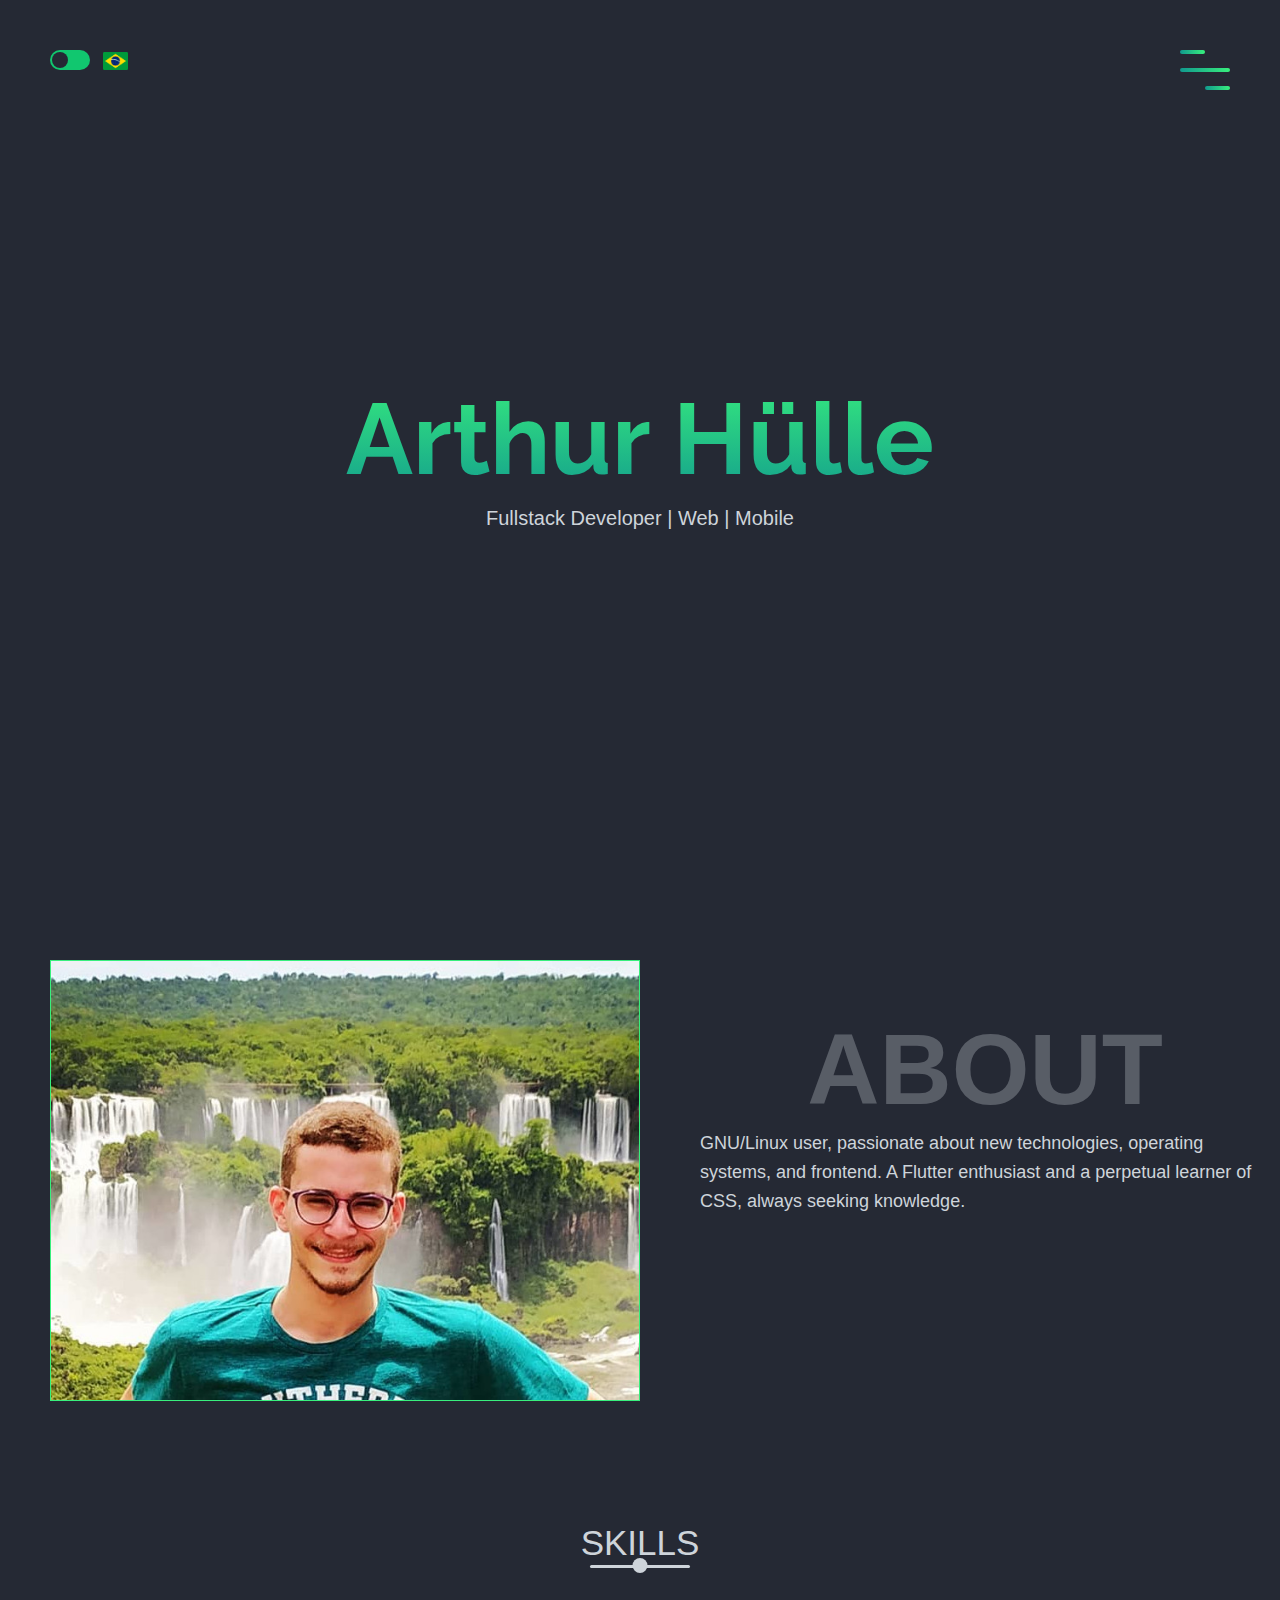
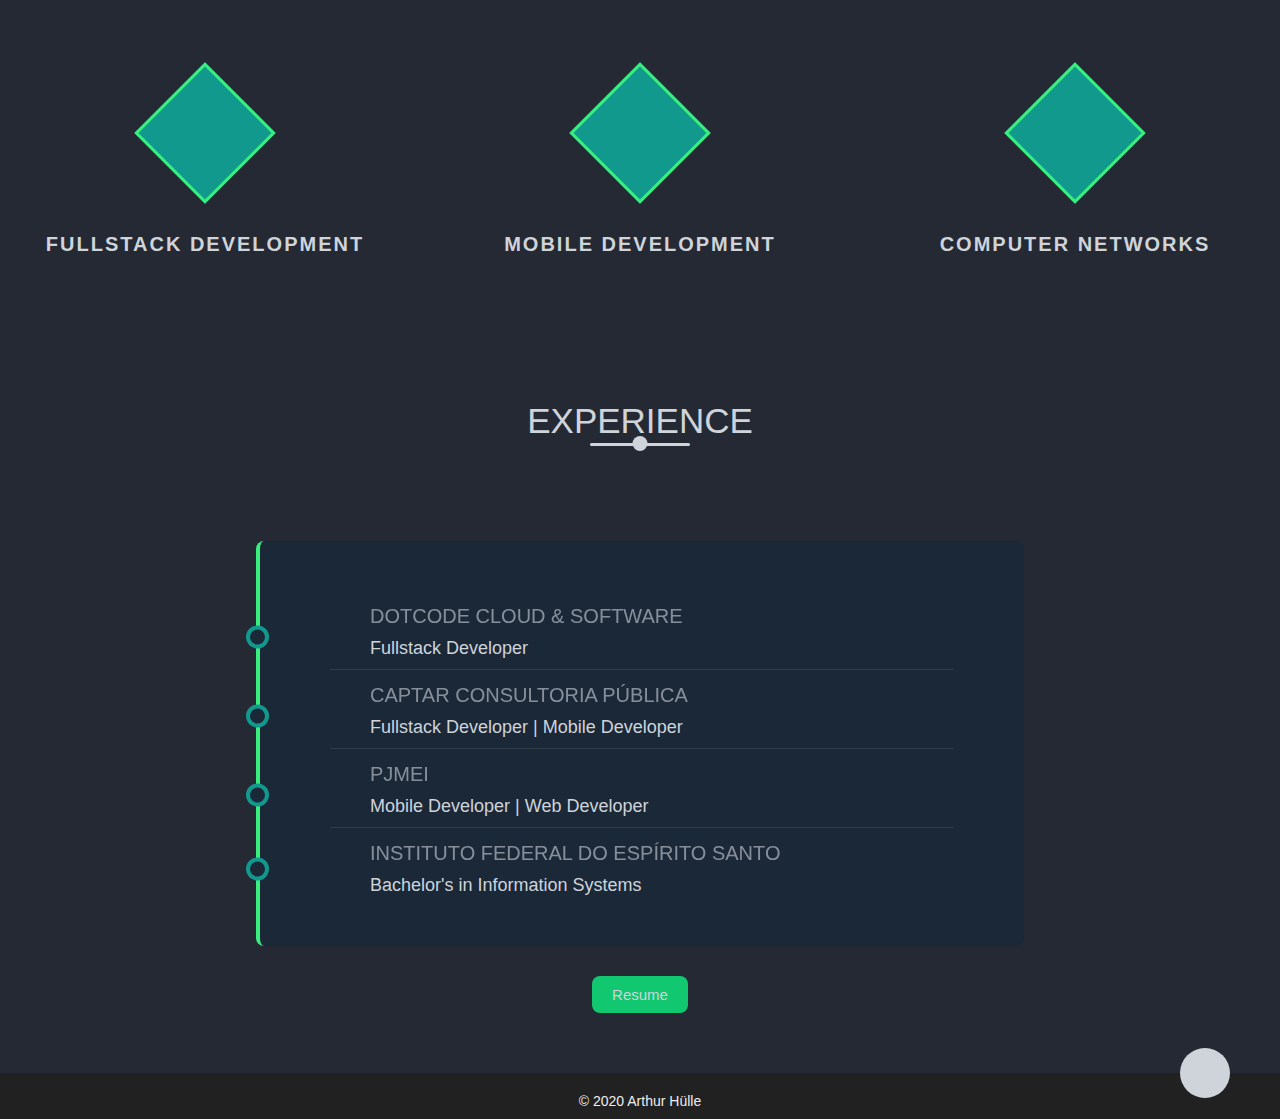
<file: index.html>
<!DOCTYPE html>
<html lang="pt">

<head>
  <meta charset="UTF-8" />
  <meta name="viewport" content="width=device-width, initial-scale=1" />
  <title>Arthur Hülle</title>
  <link rel="stylesheet" href="https://unpkg.com/aos@next/dist/aos.css" />
  <link rel="stylesheet" href="https://use.fontawesome.com/releases/v5.7.2/css/all.css"
    integrity="sha384-fnmOCqbTlWIlj8LyTjo7mOUStjsKC4pOpQbqyi7RrhN7udi9RwhKkMHpvLbHG9Sr" crossorigin="anonymous" />
  <link rel="stylesheet" href="styles.css" />
  <link rel="icon" href="/favicon.ico" type="image/x-icon">
</head>

<body>
  <header>
    <label>
      <input id="switch" type="checkbox" name="theme">
      <span class="check"></span>
    </label>
    <span id="languageButton" onclick="changeLanguage()">
      <img data-lang="en" class="img-icon" src="./assets/brazil.png" alt="" />
      <img data-lang="pt" class="img-icon" src="./assets/uk.png" alt="" />
    </span>
    <div class="menu-toggler">
      <div class="bar half start"></div>
      <div class="bar"></div>
      <div class="bar half end"></div>
    </div>
    <nav class="top-nav">
      <ul class="nav-list-bar">
        <li>
          <a href="index.html" class="nav-link" data-lang="pt">Home</a>
          <a href="index.html" class="nav-link" data-lang="en">Início</a>
        </li>
        <li>
          <a href="#about" class="nav-link" data-lang="pt">Sobre</a>
          <a href="#about" class="nav-link" data-lang="en">About</a>
        </li>
        <li>
          <a href="#services" class="nav-link" data-lang="pt">Habilidades</a>
          <a href="#services" class="nav-link" data-lang="en">Skills</a>
        </li>
      <!--   <li>
          <a href="#portfolio" class="nav-link" data-lang="pt">Projetos</a>
          <a href="#portfolio" class="nav-link" data-lang="en">Projects</a>
        </li> -->
        <li>
          <a href="#experience" class="nav-link" data-lang="pt">Experiência</a>
          <a href="#experience" class="nav-link" data-lang="en">Experience</a>
        </li>
      </ul>
    </nav>
    <div class="landing-text">
      <h1>Arthur Hülle</h1>
      <h6 data-lang="pt">Desenvolvedor Fullstack | Web | Mobile</h6>
      <h6 data-lang="en">Fullstack Developer | Web | Mobile</h6>
    </div>
    <div class="container">
    </div>
  </header>
  <section class="about" id="about">
    <div class="container">
      <div class="profile-img">
        <img src="./assets/profile.jpeg" alt="" />
      </div>
      <div class="about-details">
        <div class="about-heading">
          <h1 data-lang="pt">Sobre</h1>
          <h1 data-lang="en">About</h1>
        </div>
        <p data-lang="pt">
          Usuário de GNU/Linux, apaixonado por novas tecnologias, sistemas
          operacionais e frontend. Um entusiasta do Flutter
          e eterno aprendiz do CSS, sempre em busca de conhecimento.
        </p>
        <p data-lang="en">
          GNU/Linux user, passionate about new technologies, operating systems,
          and frontend. A Flutter enthusiast and a perpetual learner of CSS,
          always seeking knowledge.
        </p>
        <div class="social-media">
          <ul class="nav-list">
            <li>
              <a href="https://www.linkedin.com/in/arthurhl/" class="icon-link">
                <i class="fab fa-linkedin"></i>
              </a>
            </li>
            <li>
              <a href="https://github.com/arthurhl" class="icon-link">
                <i class="fab fa-github"></i>
              </a>
            </li>
            <li>
              <a href="mailto:arthurleitee@gmail.com" class="icon-link">
                <i class="fa fa-envelope"></i>
              </a>
            </li>
          </ul>
        </div>
      </div>
    </div>
  </section>
  <section class="services" id="services">
    <div class="container">
      <div class="section-heading">
        <h1 data-lang="pt">Habilidades</h1>
        <h1 data-lang="en">Skills</h1>
      </div>
      <div class="my-skills">
        <div class="skill">
          <div class="icon-container">
            <i class="fas fa-code"></i>
          </div>
          <h1 data-lang="pt">Desenvolvimento Fullstack</h1>
          <h1 data-lang="en">Fullstack Development</h1>
        </div>
        <div class="skill">
          <div class="icon-container">
            <i class="fas fa-mobile"></i>
          </div>
          <h1 data-lang="pt">Desenvolvimento Mobile</h1>
          <h1 data-lang="en">Mobile Development</h1>
        </div>
        <div class="skill">
          <div class="icon-container">
            <i class="fas fa-network-wired"></i>
          </div>
          <h1 data-lang="pt">Redes de Computadores</h1>
          <h1 data-lang="en">Computer Networks</h1>
        </div>
      </div>
    </div>
  </section>
 <!--  <section class="portfolio" id="portfolio">
    <div class="container">
      <div class="section-heading">
        <h1 data-lang="pt">Projetos</h1>
        <h1 data-lang="en">Projects</h1>
      </div>
      <div class="portfolio-item">
        <div class="portfolio-description">
          <h6 data-lang="pt">Desenvolvimento Web | Desenvolvimento Mobile</h6>
          <h6 data-lang="en">Web Development | Mobile Development</h6>
          <h1>PJMEI</h1>
          <p data-lang="pt">
            Abra seu MEI, gerencie seu negócio e efetue vendas de forma fácil,
            rápida e sem burocracia. Tudo isso em um só app.
          </p>
          <p data-lang="en">
            Open your MEI, manage your business, and make sales easily, quickly,
            and without bureaucracy. All in one app.
          </p>
          <a href="https://www.pjmei.app/" class="cta" data-lang="pt">Ver detalhes</a>
          <a href="https://www.pjmei.app/" class="cta" data-lang="en">View details</a>
        </div>
        <div class="portfolio-img">
          <img src="./assets/3DevicePJMEI.png" alt="" />
        </div>
      </div>
      <div class="portfolio-item">
        <div class="portfolio-img has-margin-right">
          <img src="./assets/cardappium1.png" alt="" />
        </div>
        <div class="portfolio-description">
          <h6 data-lang="pt">Desenvolvimento Mobile</h6>
          <h6 data-lang="en">Mobile Development</h6>
          <h1>Cardappium</h1>
          <p data-lang="pt">
            Frontend de uma aplicação Android de cardápio e pedidos online,
            estando presencialmente no ambiente.
          </p>
          <p data-lang="en">
            Frontend of an Android application for online menu and ordering,
            being present in the environment.
          </p>
          <a href="https://github.com/arthurhl/Cardappium" class="cta" data-lang="pt">Ver detalhes</a>
          <a href="https://github.com/arthurhl/Cardappium" class="cta" data-lang="en">View details</a>
        </div>
      </div>
    </div>
  </section> -->
  <section class="experience" id="experience">
    <div class="container">
      <div class="section-heading">
        <h1 data-lang="pt">Experiência</h1>
        <h1 data-lang="en">Experience</h1>
      </div>
      <div class="timeline">
        <ul>
          <li class="date">
            <div class="timeline-description">
              <h1>Dotcode Cloud & Software</h1>
              <p data-lang="pt">Desenvolvedor Fullstack</p>
              <p data-lang="en">Fullstack Developer</p>
            </div>
          </li>
          <li class="date">
            <div class="timeline-description">
              <h1>Captar Consultoria Pública</h1>
              <p data-lang="pt">Desenvolvedor Fullstack | Desenvolvedor Mobile</p>
              <p data-lang="en">Fullstack Developer | Mobile Developer</p>
            </div>
          </li>
          <li class="date">
            <div class="timeline-description">
              <h1>PJMEI</h1>
              <p data-lang="pt">Desenvolvedor Mobile | Desenvolvedor Web</p>
              <p data-lang="en">Mobile Developer | Web Developer</p>
            </div>
          </li>
          <li class="date">
            <div class="timeline-description">
              <h1>Instituto Federal do Espírito Santo</h1>
              <p data-lang="pt">Bacharelado em Sistemas de Informação</p>
              <p data-lang="en">Bachelor's in Information Systems</p>
            </div>
          </li>
        </ul>
      </div>
    </div>
    <div class="flex">
      <a href="./CurriculoArthurHulleLeite.pdf" download="CurriculoArthurHulleLeite" id="curriculoButton">
        <div class="button">
          <p data-lang="pt">Currículo</p>
          <p data-lang="en">Resume</p>
        </div>
      </a>
    </div>
  </section>
  <footer class="copyright">
    <div class="up" id="up">
      <i class="fas fa-chevron-up"></i>
    </div>
    <p>&copy; 2020 Arthur Hülle</p>
  </footer>
  <script src="https://ajax.googleapis.com/ajax/libs/jquery/3.3.1/jquery.min.js"></script>
  <script src="https://unpkg.com/aos@next/dist/aos.js"></script>
  <script src="scripts.js"></script>
</body>

</html>
</file>
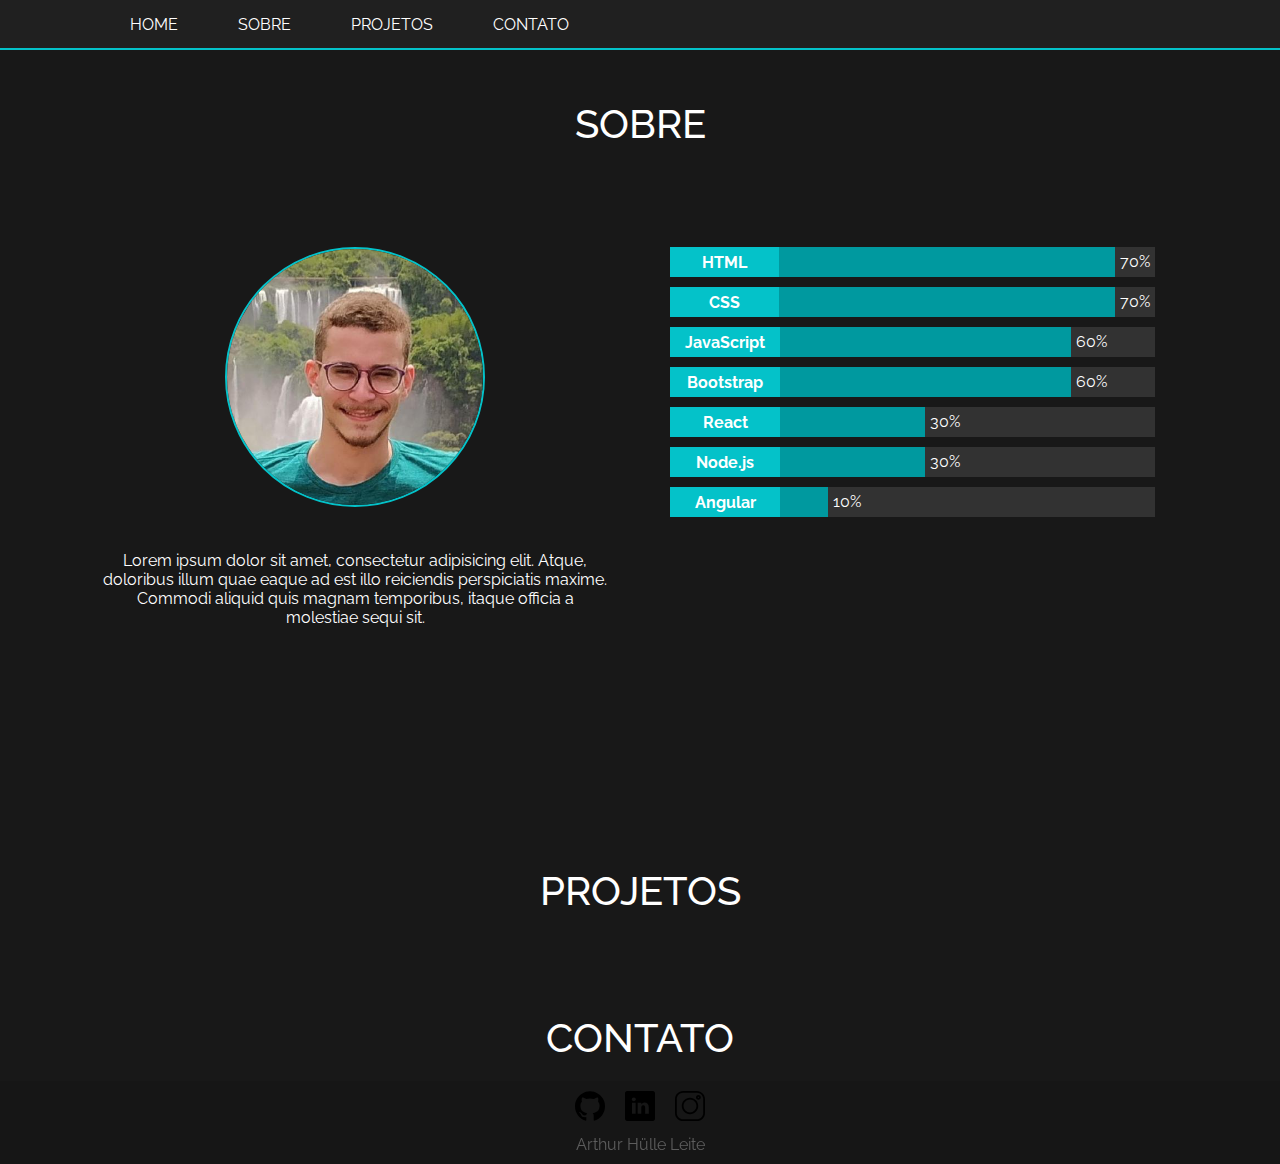
<file: frontend/index.html>
<!DOCTYPE html>
<html lang="en">
  <head>
    <meta charset="UTF-8" />
    <meta name="viewport" content="width=device-width, initial-scale=1.0" />
    <link rel="stylesheet" href="styles.css" />
    <title>Arthur</title>
  </head>
  <body>
    <div class="containerflex">
      <header class="head">
        <nav class="menu">
          <ul>
            <li>
              <a href="#home">HOME</a>
            </li>
            <li>
              <a href="#sobre">SOBRE</a>
            </li>
            <li>
              <a href="#projetos">PROJETOS</a>
            </li>
            <li>
              <a href="#contato">CONTATO</a>
            </li>
          </ul>
        </nav>
      </header>

      <main class="main">
        <div class="menutitle">
          SOBRE
        </div>
        <section class="about">
          <div class="bio">
            <img src="./assets/ahl.jpg" alt="ahl" />
            <p>
              Lorem ipsum dolor sit amet, consectetur adipisicing elit. Atque,
              doloribus illum quae eaque ad est illo reiciendis perspiciatis
              maxime. Commodi aliquid quis magnam temporibus, itaque officia a
              molestiae sequi sit.
            </p>
          </div>

          <div class="techs">
            <div class="barflex">
              <div class="bartag">
                HTML
              </div>
              <div class="barfill" style="width: 70%;"></div>
              <span>70%</span>
            </div>

            <div class="barflex">
              <div class="bartag">
                CSS
              </div>
              <div class="barfill" style="width: 70%;"></div>
              <span>70%</span>
            </div>

            <div class="barflex">
              <div class="bartag">
                JavaScript
              </div>
              <div class="barfill" style="width: 60%;"></div>
              <span>60%</span>
            </div>

            <div class="barflex">
              <div class="bartag">
                Bootstrap
              </div>
              <div class="barfill" style="width: 60%;"></div>
              <span>60%</span>
            </div>

            <div class="barflex">
              <div class="bartag">
                React
              </div>
              <div class="barfill" style="width: 30%;"></div>
              <span>30%</span>
            </div>

            <div class="barflex">
              <div class="bartag">
                Node.js
              </div>
              <div class="barfill" style="width: 30%;"></div>
              <span>30%</span>
            </div>

            <div class="barflex">
              <div class="bartag">
                Angular
              </div>
              <div class="barfill" style="width: 10%;"></div>
              <span>10%</span>
            </div>
          </div>
        </section>

        <section class="projects">
          <div class="menutitle">
            PROJETOS
          </div>
        </section>

        <section class="contact">
          <div class="menutitle">
            CONTATO
          </div>
        </section>

        <footer>
          <div class="footicons">
            <div class="icons">
              <a href="https://github.com/arthurhl">
                <img src="./assets/gitlogo.svg" alt="github" />
              </a>

              <a href="https://www.linkedin.com/in/arthurhl/">
                <img src="./assets/lilogo.svg" alt="linkedin" />
              </a>

              <a href="https://www.instagram.com/arthurhl/">
                <img src="./assets/instalogo.svg" alt="instagram" />
              </a>
            </div>
            <p>Arthur Hülle Leite</p>
          </div>
        </footer>
      </main>
    </div>
  </body>
</html>
</file>
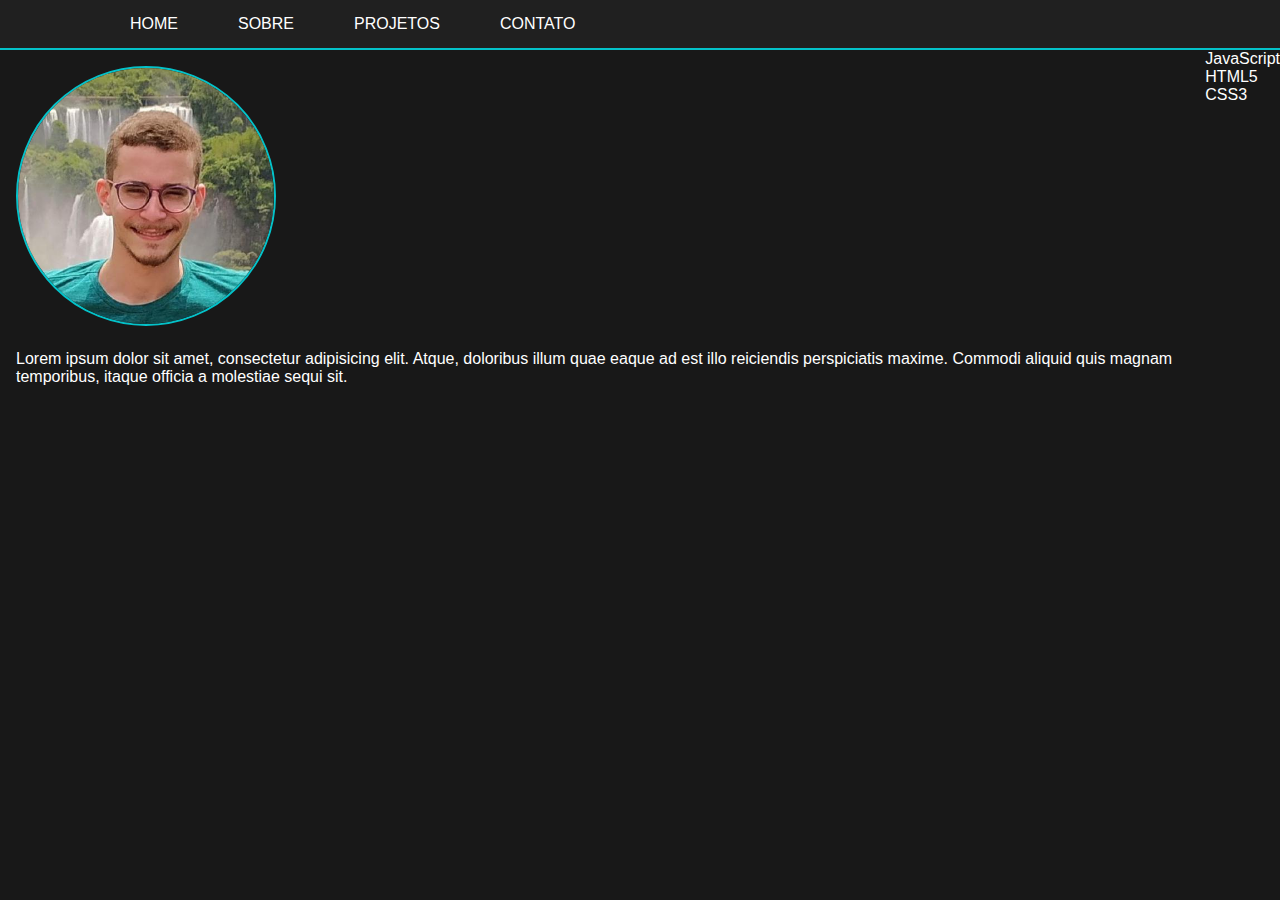
<file: assets/Arthur.html>
<!DOCTYPE html>
<html lang="en"><head>
<meta http-equiv="content-type" content="text/html; charset=UTF-8">
    <meta charset="UTF-8">
    <meta name="viewport" content="width=device-width, initial-scale=1.0">
    
    <title>Arthur</title>
  <link rel="stylesheet" href="Arthur_arquivos/styles.css"></head><style type="text/css" id="dark-mode-custom-style"></style>
  <body>
    <header class="head">
      <nav class="menu">
        <ul>
          <li>
            <a href="#home">HOME</a>
          </li>
          <li>
            <a href="#sobre">SOBRE</a>
          </li>
          <li>
            <a href="#projetos">PROJETOS</a>
          </li>
          <li>
            <a href="#contato">CONTATO</a>
          </li>
        </ul>
      </nav>
    </header>

    <main class="main">
      <div class="bio">
        <img src="Arthur_arquivos/ahl.jpg" alt="">
        <p>
          Lorem ipsum dolor sit amet, consectetur adipisicing elit. Atque,
          doloribus illum quae eaque ad est illo reiciendis perspiciatis maxime.
          Commodi aliquid quis magnam temporibus, itaque officia a molestiae
          sequi sit.
        </p>
      </div>

      <div class="techs">
        <ul>
          <li>JavaScript</li>
          <li>HTML5</li>
          <li>CSS3</li>
        </ul>
      </div>
    </main>
    <footer></footer>
  <!-- Code injected by live-server -->
<script type="text/javascript">
	// <![CDATA[  <-- For SVG support
	if ('WebSocket' in window) {
		(function () {
			function refreshCSS() {
				var sheets = [].slice.call(document.getElementsByTagName("link"));
				var head = document.getElementsByTagName("head")[0];
				for (var i = 0; i < sheets.length; ++i) {
					var elem = sheets[i];
					var parent = elem.parentElement || head;
					parent.removeChild(elem);
					var rel = elem.rel;
					if (elem.href && typeof rel != "string" || rel.length == 0 || rel.toLowerCase() == "stylesheet") {
						var url = elem.href.replace(/(&|\?)_cacheOverride=\d+/, '');
						elem.href = url + (url.indexOf('?') >= 0 ? '&' : '?') + '_cacheOverride=' + (new Date().valueOf());
					}
					parent.appendChild(elem);
				}
			}
			var protocol = window.location.protocol === 'http:' ? 'ws://' : 'wss://';
			var address = protocol + window.location.host + window.location.pathname + '/ws';
			var socket = new WebSocket(address);
			socket.onmessage = function (msg) {
				if (msg.data == 'reload') window.location.reload();
				else if (msg.data == 'refreshcss') refreshCSS();
			};
			if (sessionStorage && !sessionStorage.getItem('IsThisFirstTime_Log_From_LiveServer')) {
				console.log('Live reload enabled.');
				sessionStorage.setItem('IsThisFirstTime_Log_From_LiveServer', true);
			}
		})();
	}
	else {
		console.error('Upgrade your browser. This Browser is NOT supported WebSocket for Live-Reloading.');
	}
	// ]]>
</script>

</body><link type="text/css" id="dark-mode" rel="stylesheet" href="Arthur_arquivos/index.html"></html>
</file>
<file: styles.css>
/*Start global*/

@import url("https://fonts.googleapis.com/css2?family=Raleway:wght@400;500;700&display=swap");

* {
  margin: 0;
  padding: 0;
  box-sizing: border-box;
}

html {
  font-size: 10px;
  font-family: "Roboto", sans-serif;
  --colorbackground: #252934;
  --colorbackgrounddark: #212121;
  --descriptiontext: #ced4da;
  --colorcard: #1b2838;
}

body {
  width: 100%;
  height: 100%;
  background-color: var(--colorbackground);
  background-size: cover;
}

section {
  padding: 6rem 0;
}

a {
  text-decoration: none;
  color: #eee;
}

p {
  font-size: 1.8rem;
  font-weight: 300;
  color: var(--descriptiontext);
}

img {
  width: 100%;
}

input[type="checkbox"] {
  -webkit-appearance: none;
  visibility: hidden;
  display: none;
}

input[type="checkbox"]:checked~.check {
  background: #11c76f;
}

input[type="checkbox"]:checked~.check:before {
  transform: translateX(-50px);
}

input[type="checkbox"]:checked~.check:after {
  transform: translateX(0px);
}

.check {
  position: relative;
  margin-top: 5rem;
  margin-left: 5rem;
  display: inline-block;
  width: 40px;
  height: 20px;
  background: #11c76f;
  cursor: pointer;
  border-radius: 20px;
  overflow: hidden;
}

.check:before {
  content: '';
  position: absolute;
  top: 2px;
  left: 2px;
  background: var(--colorbackground);
  width: 16px;
  height: 16px;
  border-radius: 50%;
  transition: 0.2s;

}

.check:after {
  content: '';
  position: absolute;
  top: 2px;
  right: 2px;
  background: #eff1f3;
  width: 16px;
  height: 16px;
  border-radius: 50%;
  transition: 0.2s;
  transform: translateX(50px);
}

/*End global*/

/*Start reusable*/
.container {
  width: 100%;
  max-width: 160rem;
  height: 100%;
  margin: 0 auto;
  position: relative;
}

.section-heading {
  text-align: center;
  margin-bottom: 10rem;

}

.section-heading h1 {
  font-size: 3.5rem;
  color: var(--descriptiontext);
  text-transform: uppercase;
  font-weight: 300;
  position: relative;
  margin-bottom: 1rem;

}

.section-heading h1::before,
.section-heading h1::after {
  content: "";
  position: absolute;
  bottom: -0.5rem;
  left: 50%;
  transform: translateX(-50%);
  background-color: var(--descriptiontext);
}

.section-heading h1::before {
  width: 10rem;
  height: 3px;
  border-radius: 0.8rem;
}

.section-heading h1::after {
  width: 1.5rem;
  height: 1.5rem;
  border-radius: 100%;
  bottom: -1rem;
}

.section-heading h6 {
  font-size: 1.6rem;
  font-weight: 300;
}

.has-margin-right {
  margin-right: 5rem;
}

/*End reusable*/

/*Start header*/
header {
  width: 100%;
  height: 100vh;
}

.top-nav {
  width: 100%;
  height: 100vh;
  position: fixed;
  top: -100vh;
  z-index: 50;
  background-color: var(--colorbackgrounddark);
  border-bottom-right-radius: 100%;
  border-bottom-left-radius: 100%;
  transition: all 650ms cubic-bezier(1, 0, 0, 1);
}

.nav-list {
  list-style: none;
  width: 100%;
  height: 100%;
  display: flex;
  justify-content: center;
  align-items: center;
}

.nav-list-bar {
  list-style: none;
  width: 100%;
  height: 100%;
  display: flex;
  justify-content: center;
  align-items: center;
  flex-direction: column;
}

li {
  margin: 1.4rem 2rem;

}

.nav-link {
  font-family: "Raleway", sans-serif;
  font-size: 5rem;
  padding: 1rem;
  color: var(--descriptiontext);

}

.nav-link:hover,
.nav-link:focus {
  background: linear-gradient(to top, #11998e, #38ef7d);
  -webkit-background-clip: text;
  -webkit-text-fill-color: transparent;
}

.top-nav.open {
  top: 0;
  border-radius: initial;
}

.menu-toggler {
  position: absolute;
  top: 5rem;
  right: 5rem;
  width: 5rem;
  height: 4rem;
  display: flex;
  flex-direction: column;
  justify-content: space-between;
  cursor: pointer;
  z-index: 1500;
  transition: transform 650ms ease-out;
}

.menu-toggler.open {
  transform: rotate(-45deg);
}

.bar {
  background: linear-gradient(to right, #11998e, #38ef7d);
  width: 100%;
  height: 4px;
  border-radius: 0.8rem;
}

.bar.half {
  width: 50%;
}

.bar.start {
  transform-origin: right;
  transition: transform 650ms cubic-bezier(0.54, -0.81, 0.57, 0.57);
}

.open .bar.start {
  transform: rotate(-450deg) translateX(0.8rem);
}

.bar.end {
  align-self: flex-end;
  transform-origin: left;
  transition: transform 650ms cubic-bezier(0.54, -0.81, 0.57, 0.57);
}

.open .bar.end {
  transform: rotate(-450deg) translateX(-0.8rem);
}

.landing-text {
  position: absolute;
  top: 50%;
  left: 50%;
  transform: translate(-50%, -50%);
  width: 100%;
  text-align: center;
  z-index: 1;
}

.landing-text h1 {
  font-size: 10rem;
  font-family: "Raleway", sans-serif;
  background: linear-gradient(to top, #11998e, #38ef7d);
  -webkit-background-clip: text;
  -webkit-text-fill-color: transparent;
  padding: 1rem;
  user-select: none;
}

.landing-text h6 {
  font-size: 2rem;
  font-weight: 300;
  color: var(--descriptiontext);
}

.landing-description i {
  font-size: 2rem;
  display: flex;
  margin: -2rem 0 0 10rem;
}

.img-icon {
  margin-left: 1rem;
width: 2%;

}
/*End header*/

/*Start about*/
.about .container {
  display: flex;
  align-items: center;
  justify-content: center;
}

.about-heading {
  text-align: center;
  text-transform: uppercase;
  line-height: 0;
  margin-bottom: 6rem;
}

.about-heading h1 {
  font-size: 10rem;
  opacity: 0.3;
  color: var(--descriptiontext);
}

.about-heading h6 {
  font-size: 2rem;
  font-weight: 300;
}

.profile-img {
  flex: 1;
  margin-left: 5rem;
  margin-right: 5rem;
}

.profile-img img {
  width: 100%;
  height: 100;
  border: 1px solid #38ef7d;
 
}

.about-details {
  flex: 1;
}

.about-details p {
  line-height: 1.6;
  letter-spacing: 2;
  margin: 0 1rem 0 1rem;
}

.social-media {
  margin-top: 5rem;

}

.social-media i {
  font-size: 5rem;
  transition: color 650ms;
  color: var(--descriptiontext);
}

.social-media i:hover {
  transition: 0.6s;
  opacity: 0.4;
}


/*End about*/

/*Start services*/
.my-skills {
  margin-top: 10rem;
  display: grid;
  grid-template-columns: repeat(auto-fit, minmax(25rem, 1fr));
  grid-gap: 2.5rem;
  text-align: center;
}

.skill {
  display: flex;
  flex-direction: column;
  justify-content: center;
  align-items: center;
  padding: 2rem;
}

.skill h1 {
  text-transform: uppercase;

  letter-spacing: 2px;
  margin-top: 1rem;
  margin-bottom: 0.5rem;
  color: var(--descriptiontext);
}

.icon-container {
  width: 10rem;
  height: 10rem;
  border: 3px solid #38ef7d;
  background-color: #11998e;
  margin-bottom: 3rem;
  display: flex;
  transform: rotate(45deg);
  margin-bottom: 4rem;
}


.icon-container i {
  color: var(--descriptiontext);
  font-size: 5rem;
  margin: auto;
  transform: rotate(-45deg);
}

.techs {
  margin-top: 2rem;
  color: #ffffff;
  display: flex;
  flex-direction: column;
}

.bar-flex {
  display: inline-flex;
  height: 3rem;
  background-color: #323232;
  justify-content: start;
  margin-bottom: 1rem;
}

.bar-fill {
  background-color: #11998e;
  filter: brightness(95%);
  position: relative;
}

.bar-tag {
  background-color: #11c76f;
  font-weight: 700;
  font-size: 1.4rem;
  width: 10rem;
  text-align: center;
  padding-top: 0.6rem;
}

.bar-flex span {
  color: #ffffff;
  font-size: 1.4rem;
  text-align: center;
  margin: 0.4rem 0 0 0.4rem;
  opacity: 0.9;
}

/*End services*/

/*Start portfolio*/
.portfolio-item {
  display: flex;
  align-items: center;
  justify-content: center;

  margin: 0 5rem 5rem 5rem;
  color: var(--descriptiontext);
}

.portfolio-item:last-child {
  margin-bottom: 0;
}

.portfolio-img {
  width: 50rem;
  flex: 1;
}

.portfolio-description {
  flex: 1;
}

.portfolio-description h1 {
  font-size: 3rem;
  font-weight: 300;
  margin: 1rem 0;
}

.portfolio-description h6 {
  font-size: 1.5rem;
  text-transform: uppercase;
  font-weight: 300;
  color: #6c757d;
}

.portfolio-description .cta {
  display: inline-block;
  margin-top: 2.5rem;
  font-size: 1.5rem;
  text-transform: uppercase;
  color: #11c76f;
  transition: color 650ms;
}

.portfolio-description .cta:hover {
  color: #11998e;
}

/*End portfolio*/

/*Start timeline*/
.timeline ul {
  border-left: 4px solid #38ef7d;
  border-radius: 0.8rem;
  background-color: var(--colorcard);
  margin: 0 auto;
  position: relative;
  padding: 5rem;
  list-style: none;
  text-align: left;
  width: 60%;
}

.timeline-items {
display: flex;
align-items: center;

}

.timeline-images-odd {
  margin-right: 3.8rem;
}

.timeline-items h1 {
  flex-direction: column;
 align-items: center;
}
.timeline-description h1:hover {
  color: #11c76f;
}

.timeline-description {
  margin-left: 4rem;
  flex: 2;
}


.timeline h1 {
  font-size: 2rem;
  text-transform: uppercase;
  font-weight: 300;
  margin-bottom: 1rem;
  opacity: 0.6;

}



.timeline .date {
  border-bottom: 1px solid rgba(255, 255, 255, 0.1);
  margin-bottom: 1rem;
  padding-bottom: 1rem;
  position: relative;
  color: var(--descriptiontext);
}

.timeline .date h1 {
  color: var(--descriptiontext);
}

.timeline .date:last-of-type {
  padding-bottom: 0;
  margin-bottom: 0;
  border: none;
}

.timeline .date::before,
.timeline .date::after {
  position: absolute;
  display: block;
  top: 50%;
  transform: translateY(-50%);
}

.timeline .date::before {
  content: attr(data-date);
  left: -23rem;
  text-align: right;
  min-width: 12rem;
  font-size: 1.5rem;
}

.timeline .date::after {
  content: "";
  box-shadow: 0 0 0 4px #11998e;
  border-radius: 100%;
  left: -8rem;
  height: 1.5rem;
  width: 1.5rem;
  background-color: #1b2838;
}

/*End timeline*/

/*Start contact*/
.contact {
  background-color: #252934;
}

form {
  width: 70%;
  margin: 0 auto;
}

form label {
  font-size: 1.5rem;
  color: var(--descriptiontext);
}

input,
select,
textarea {
  width: 100%;
  padding: 1rem;
  margin-bottom: 5px;
  border-radius: 0.8rem;
  outline-color: #11998e;
  resize: none;
}

input[type="submit"] {
  width: initial;
  background-color: #11c76f;
  color: var(--descriptiontext);
  padding: 1rem 2rem;
  border-radius: 0.8rem;
  cursor: pointer;
  transition: background-color 650ms;
}

input[type="submit"]:hover {
  color: #ffffff;
  background-color: #11998e;
}

/*End contact*/

/*Start footer*/
.copyright {
  width: 100%;
  text-align: center;

  background-color: #212121;
  padding: 2rem 0 1rem 0;
  position: relative;
}

.up {
  display: flex;
  position: absolute;
  width: 5rem;
  height: 5rem;
  background-color: var(--descriptiontext);
  top: -2.5rem;
  right: 5rem;
  border-radius: 100%;
  animation: pulse 2s infinite;
  cursor: pointer;
}

.up i {
  color: var(--colorbackground);
  font-size: 2rem;
  margin: auto;
}

.flex {
  display: flex;
  justify-content: center;
}

.button {
  margin-top: 3rem;
  text-align: center;
  width: initial;
  background-color: #11c76f;
  color: var(--descriptiontext);
  padding: 1rem 2rem;
  border-radius: 0.8rem;
  cursor: pointer;
  transition: background-color 650ms;
 
}

.button p {
  font-size: 1.5rem;
  text-align: center;
font-weight: 500

}


.button:hover {
  background-color: #11998e;
}



.copyright p {
  font-size: 1.4rem;
  color: #eee;
}

/*End footer*/

/*Start animations*/
@keyframes pulse {
  0% {
    box-shadow: 0 0 0 0 rgb(63, 194, 122);
  }

  70% {
    box-shadow: 0 0 0 2rem rgba(253, 87, 191, 0);
  }

  100% {
    box-shadow: 0 0 0 0 rgba(253, 87, 191, 0);
  }
}

/*End animations*/

/*Start media queries*/

@media screen and (min-width: 1600px) {
  .top-nav a {
    font-size: 5rem;
  }

  .check {
    width: 60px;
    height: 30px;
  }

  .check:before,
  .check:after {
    width: 24px;
    height: 24px;
  }

  .menu-toggler {
    width: 6rem;
    height: 6rem;
  }

  .landing-text h1 {
    font-size: 14rem;
  }

  .landing-text h6 {
    font-size: 4rem;
  }

  .about-heading h1 {
    font-size: 12rem;
  }

  .about-details p {
    font-size: 2.8rem;
  }

  .nav-list i {
    font-size: 8rem;
  }

  .section-heading h1 {
    font-size: 4.6rem;
  }

  .skill {
    font-size: 1.8rem;
  }

  .icon-container {
    width: 12rem;
    height: 12rem;
  }

  .icon-container i {
    font-size: 6rem;
  }

  .portfolio-description h6 {
    font-size: 2.6rem;
  }

  .portfolio-description h1 {
    font-size: 4rem;
  }

  .portfolio-description p {
    font-size: 2.5rem;
  }

  .portfolio-description .cta {
    font-size: 2.4rem;
  }

  .timeline ul {
    width: 70%;
  }

  .timeline h1,
  p {
    font-size: 2.8rem;
  }

  .timeline .date::before {
    left: -28rem;
    font-size: 2.4rem;
  }

  .button {
    height: 4.6rem;
    width: 20rem;
  }

  .button p {
    font-size: 2.1rem;
  }

  .copyright p {
    font-size: 1.9rem;
  }

  .up {
    width: 7rem;
    height: 7rem;
    top: -3.8rem;
  }
}

@media screen and (max-width: 768px) {
  body {
    background-size: cover;
  }

  .landing-text h1 {
    font-size: 8rem;
  }

  .landing-text h6 {
    font-size: 2rem;
  }

  .nav-list {
    flex-direction: column;
  }

  li {
    margin: 2rem 0;
  }

  .nav-link {
    font-size: 4.5rem;
  }

  .about-heading h1 {
    font-size: 8rem;
  }

  .section-heading h1 {
    font-size: 3rem;
  }

  .about-details .nav-list {
    flex-direction: initial;
  }

  .about-details li {
    margin: 0 2rem;
  }

  .icon-container {
    width: 7rem;
    height: 7rem;
  }

  .icon-container i {
    font-size: 3rem;
  }

  .timeline ul {
    margin: 0 0 0 14rem;
  }

  .timeline .date::before {
    left: -20rem;
  }

  .timeline .date::after {
    left: -5.9rem;
  }
}

@media screen and (max-width: 600px) {
  .menu-toggler {
    top: 5rem;
    right: 5rem;
  }

  .landing-text h1 {
    font-size: 6rem;
  }

  .landing-text h6 {
    font-size: 1.6rem;
  }

  .nav-link {
    font-size: 3.5rem;
  }

  .about .container {
    flex-direction: column;
  }
.about-details {
  margin-right: 2rem;
  margin-left: 2rem;
}
  .profile-img {
    margin: 0 0 7rem 0;
  }

  .portfolio-item {
    flex-direction: column;
  }

  .portfolio-img {
    margin: 0 0 2rem 0;
    order: 1;
    height: 80%;
    width: 80%;
  }

  .portfolio-description {
    margin: 0;
    order: 2;
  }

  .timeline-items {
    flex-direction: column;
justify-items: center;
  }

  .timeline-images img,
  .timeline-images-odd img{
   margin-left: 4rem;
  }

  .timeline p {
    font-size: 1.6rem;
  }

  .timeline .date::before {
    font-size: 1.4rem;
  }

  form {
    width: 100%;
  }

  .up {
    right: 2rem;
  }
  
}
/*End media queries*/
</file>
<file: frontend/styles.css>
@import url("https://fonts.googleapis.com/css2?family=Raleway:wght@100;400;500;700&display=swap");

* {
  margin: 0;
  padding: 0;
  outline: 0;
  box-sizing: border-box;
  list-style: none;
  text-decoration: none;
}

body {
  font-family: "Raleway", sans-serif;
  width: 100%;
  margin: 0;
  background-color: #181818;
  text-align: center;
  -webkit-font-smoothing: antialiased;
}

.containerflex {
  display: flex;
  flex-direction: row;
}

.head {
  background-color: #202020;
  display: flex;
  align-items: center;
  justify-content: space-between;
  border-bottom: solid 2px #04c2c9;
  height: 50px;
  width: 100%;
  position: fixed;
}

.menu {
  flex-grow: 10;
  position: absolute;
}

.menu ul {
  display: flex;
  margin: 0;
  padding: 0;
  margin-left: 100px;
}

.menu li {
  padding: 0px 30px;
  cursor: pointer;
}

.menu a {
  color: #ffffff;
}

.menu a:hover {
  outline: 0;
  filter: brightness(60%);
}

.main {
  display: flex;
  flex-direction: column;
  justify-content: center;
}

.menutitle {
  display: flex;
  flex-direction: column;
  color: #ffffff;
  margin-top: 100px;
  font-size: 2.5rem;
  font-weight: 500;
}

.about {
  display: flex;
  flex-direction: row;
}

.bio {
  margin: 100px 100px;
  margin-right: 60px;
  text-align: center;
  flex: 1;
}

.bio img {
  border: 2px solid #04c2c9;
  border-radius: 50%;
  width: 260px;
  height: 260px;
}

p {
  color: #ffffff;
  margin: 40px 0px;
}

.techs {
  margin: 100px 100px;
  margin-left: 0px;
  text-align: start;
  flex: 1;
}

.techs {
  color: #ffffff;
}

.barflex {
  display: inline-flex;
  width: 95%;
  background-color: #323232;
  justify-content: start;
  margin-bottom: 10px;
}

.barfill {
  background-color: #00a1a7;
  filter: brightness(95%);
}

.bartag {
  color: #ffffff;
  background-color: #04c2c9;
  width: 110px;
  height: 30px;
  text-align: center;
  padding-top: 6px;
  font-weight: 700;
}

.barflex span {
  color: #ffffff;
  padding: 5px 5px;
  font-size: 1rem;
}

.footicons {
  display: flex;
  flex-direction: column;
  justify-content: center;
  background-color: #181818;
  filter: brightness(90%);
  margin-top: 20px;
}

.footicons img {
  height: 30px;
  width: 30px;
  transition: 0.2s;
  margin: 10px 10px;
  margin-bottom: 0px;
}

.footicons p {
  color: #676767;
  margin: 10px 10px;
}

.icons {
  display: flex;
  flex-direction: row;
  justify-content: center;
}
</file>
<file: assets/Arthur_arquivos/styles.css>
* {
  margin: 0;
  padding: 0;
  outline: 0;
  box-sizing: border-box;
  list-style: none;
  text-decoration: none;
}

body {
  font-family: sans-serif;
  width: 100%;
  margin: 0;
  background-color: #181818;
}

.head {
  background-color: #202020;
  display: flex;
  align-items: center;
  justify-content: space-between;
  border-bottom: solid 2px #04c2c9;
  height: 50px;
}

.menu {
  flex-grow: 10;
}

.menu ul {
  display: flex;
  margin: 0;
  margin-left: 100px;
  padding: 0;
}

.menu li {
  padding: 0px 30px;
  cursor: pointer;
}

.menu a {
  color: #ffffff;
}

.menu a:hover {
  outline: 0;
  filter: brightness(60%);
}

.main {
  display: flex;
  flex-direction: row;
  justify-content: center;
}

.bio {
  margin: 16px;
}

.bio img {
  border: 2px solid #04c2c9;
  border-radius: 50%;
  width: 260px;
  height: 260px;
}

p {
  color: #ffffff;
  margin: 20px 0px;
}

.techs {
}

.techs li {
  color: #ffffff;
}
</file>
